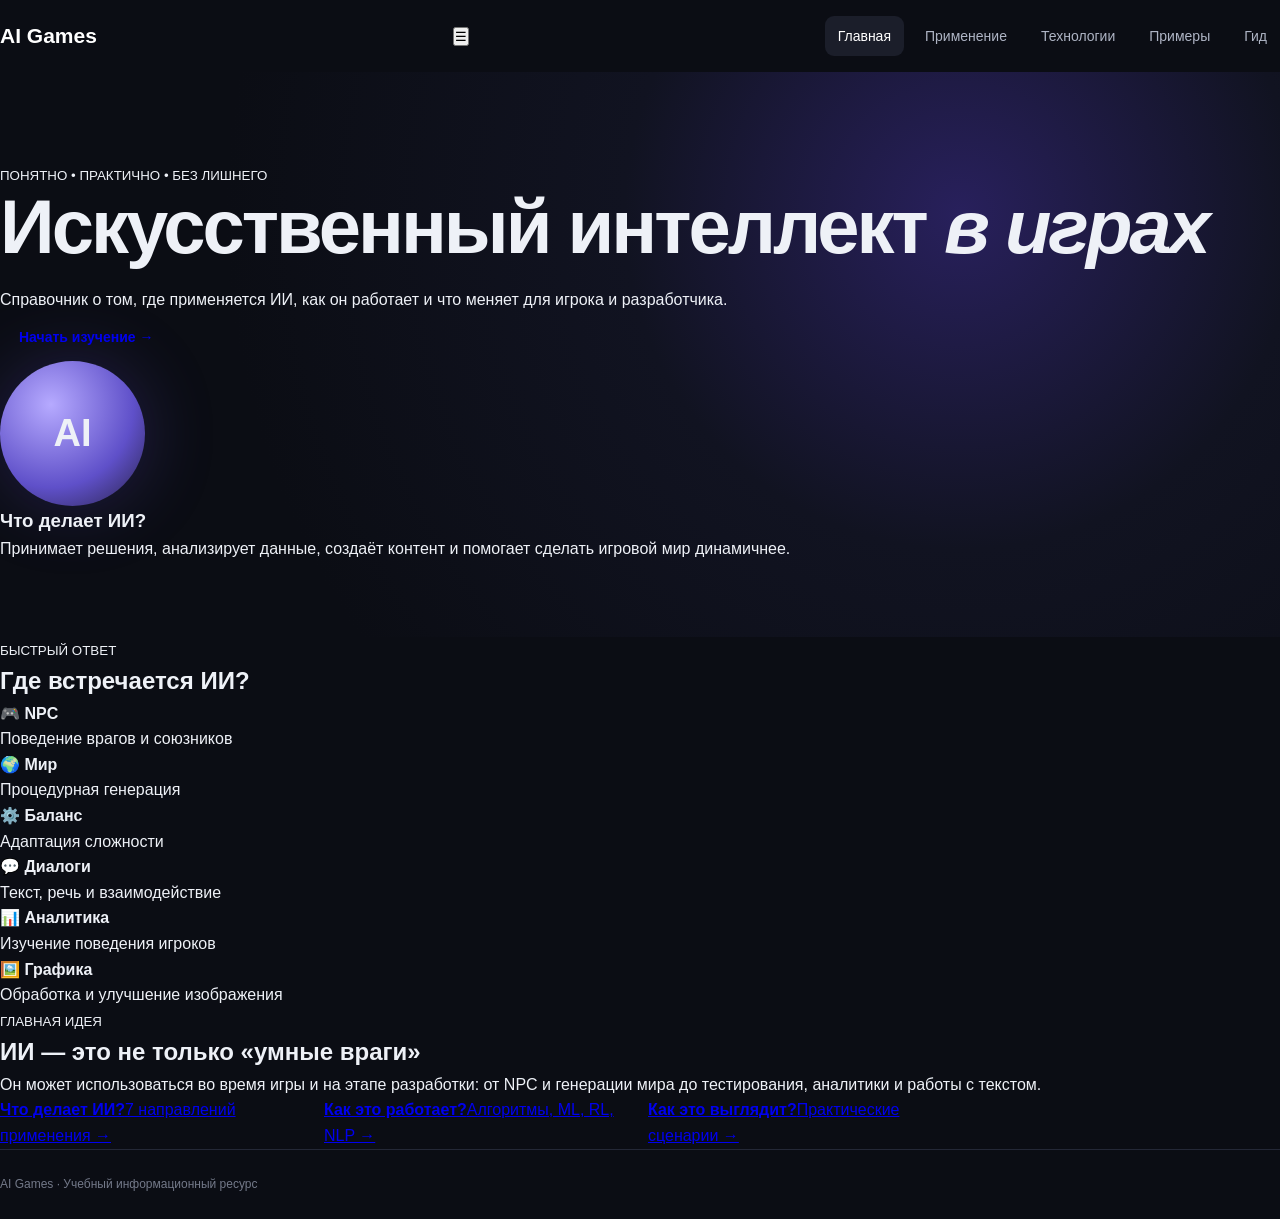
<file: index.html>
<!doctype html><html lang="ru"><head><meta charset="utf-8"><meta name="viewport" content="width=device-width,initial-scale=1"><title>AI Games — ИИ в играх</title><link rel="stylesheet" href="style.css"></head><body>
<header><div class="nav"><a class="logo" href="index.html"><b>AI</b> Games</a><button class="menu">☰</button><nav><a class="active" href="index.html">Главная</a><a href="applications.html">Применение</a><a href="technology.html">Технологии</a><a href="examples.html">Примеры</a><a href="guide.html">Гид</a></nav></div></header>
<main><section class="hero"><div><small>ПОНЯТНО • ПРАКТИЧНО • БЕЗ ЛИШНЕГО</small><h1>Искусственный интеллект <em>в играх</em></h1><p>Справочник о том, где применяется ИИ, как он работает и что меняет для игрока и разработчика.</p><a class="btn" href="applications.html">Начать изучение →</a></div><aside><div class="orb">AI</div><h3>Что делает ИИ?</h3><p>Принимает решения, анализирует данные, создаёт контент и помогает сделать игровой мир динамичнее.</p></aside></section>
<section><small>БЫСТРЫЙ ОТВЕТ</small><h2>Где встречается ИИ?</h2><div class="grid six"><article>🎮 <b>NPC</b><p>Поведение врагов и союзников</p></article><article>🌍 <b>Мир</b><p>Процедурная генерация</p></article><article>⚙️ <b>Баланс</b><p>Адаптация сложности</p></article><article>💬 <b>Диалоги</b><p>Текст, речь и взаимодействие</p></article><article>📊 <b>Аналитика</b><p>Изучение поведения игроков</p></article><article>🖼️ <b>Графика</b><p>Обработка и улучшение изображения</p></article></div></section>
<section class="dark"><small>ГЛАВНАЯ ИДЕЯ</small><h2>ИИ — это не только «умные враги»</h2><p class="wide">Он может использоваться во время игры и на этапе разработки: от NPC и генерации мира до тестирования, аналитики и работы с текстом.</p><div class="cards"><a href="applications.html"><b>Что делает ИИ?</b><span>7 направлений применения →</span></a><a href="technology.html"><b>Как это работает?</b><span>Алгоритмы, ML, RL, NLP →</span></a><a href="examples.html"><b>Как это выглядит?</b><span>Практические сценарии →</span></a></div></section></main>
<footer>AI Games · Учебный информационный ресурс</footer><script src="script.js"></script></body></html>
</file>
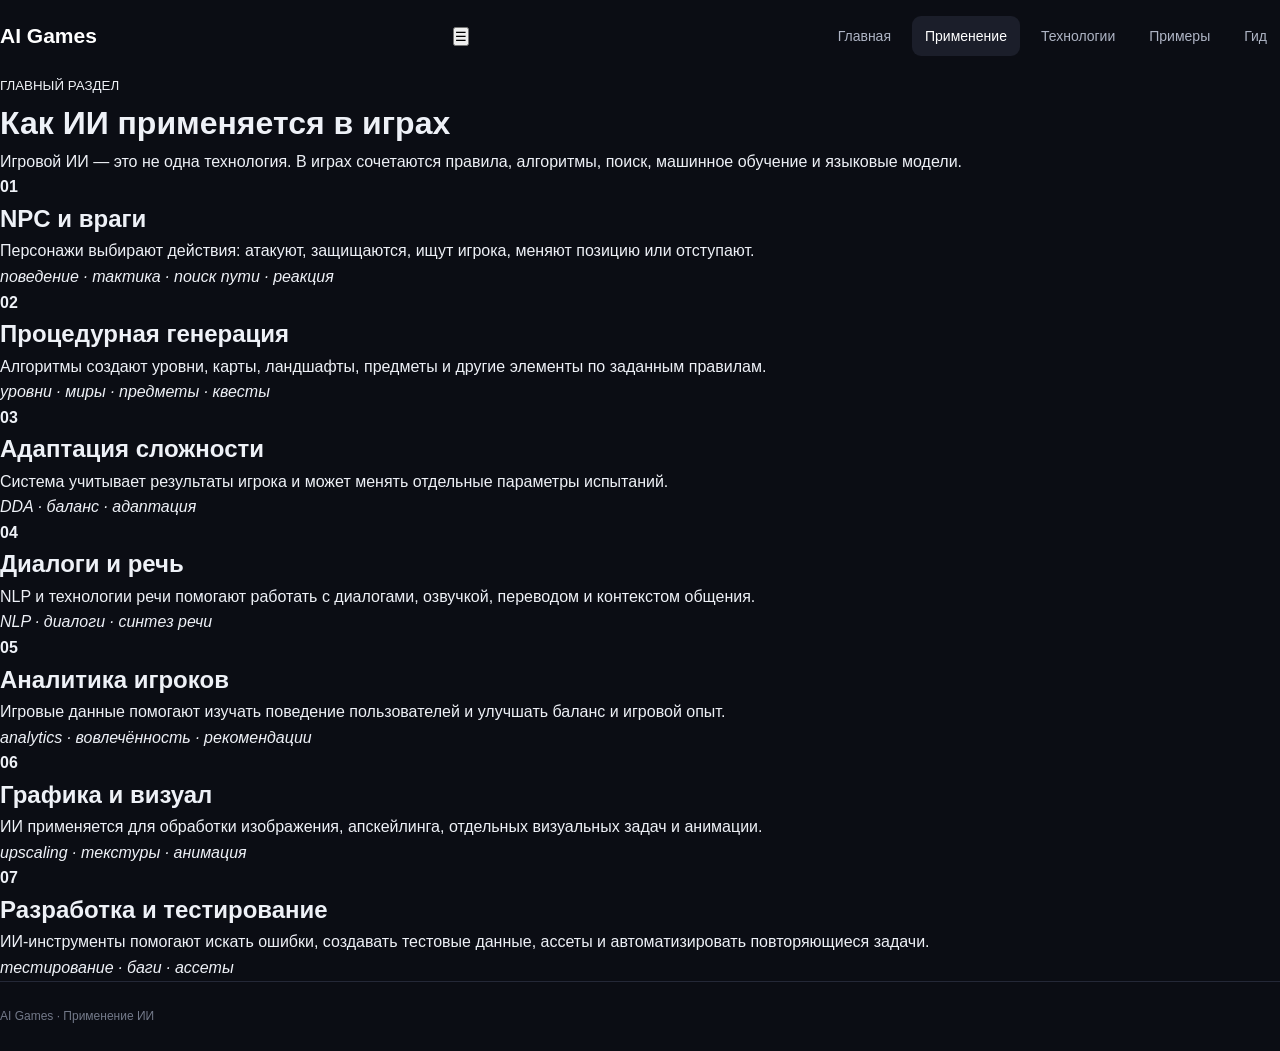
<file: applications.html>
<!doctype html><html lang="ru"><head><meta charset="utf-8"><meta name="viewport" content="width=device-width,initial-scale=1"><title>Применение — AI Games</title><link rel="stylesheet" href="style.css"></head><body><header><div class="nav"><a class="logo" href="index.html"><b>AI</b> Games</a><button class="menu">☰</button><nav><a href="index.html">Главная</a><a class="active" href="applications.html">Применение</a><a href="technology.html">Технологии</a><a href="examples.html">Примеры</a><a href="guide.html">Гид</a></nav></div></header><main><div class="page"><small>ГЛАВНЫЙ РАЗДЕЛ</small><h1>Как ИИ применяется в играх</h1><p>Игровой ИИ — это не одна технология. В играх сочетаются правила, алгоритмы, поиск, машинное обучение и языковые модели.</p></div><section><div class="list">
<article><b>01</b><div><h2>NPC и враги</h2><p>Персонажи выбирают действия: атакуют, защищаются, ищут игрока, меняют позицию или отступают.</p><i>поведение · тактика · поиск пути · реакция</i></div></article>
<article><b>02</b><div><h2>Процедурная генерация</h2><p>Алгоритмы создают уровни, карты, ландшафты, предметы и другие элементы по заданным правилам.</p><i>уровни · миры · предметы · квесты</i></div></article>
<article><b>03</b><div><h2>Адаптация сложности</h2><p>Система учитывает результаты игрока и может менять отдельные параметры испытаний.</p><i>DDA · баланс · адаптация</i></div></article>
<article><b>04</b><div><h2>Диалоги и речь</h2><p>NLP и технологии речи помогают работать с диалогами, озвучкой, переводом и контекстом общения.</p><i>NLP · диалоги · синтез речи</i></div></article>
<article><b>05</b><div><h2>Аналитика игроков</h2><p>Игровые данные помогают изучать поведение пользователей и улучшать баланс и игровой опыт.</p><i>analytics · вовлечённость · рекомендации</i></div></article>
<article><b>06</b><div><h2>Графика и визуал</h2><p>ИИ применяется для обработки изображения, апскейлинга, отдельных визуальных задач и анимации.</p><i>upscaling · текстуры · анимация</i></div></article>
<article><b>07</b><div><h2>Разработка и тестирование</h2><p>ИИ-инструменты помогают искать ошибки, создавать тестовые данные, ассеты и автоматизировать повторяющиеся задачи.</p><i>тестирование · баги · ассеты</i></div></article>
</div></section></main><footer>AI Games · Применение ИИ</footer><script src="script.js"></script></body></html>
</file>
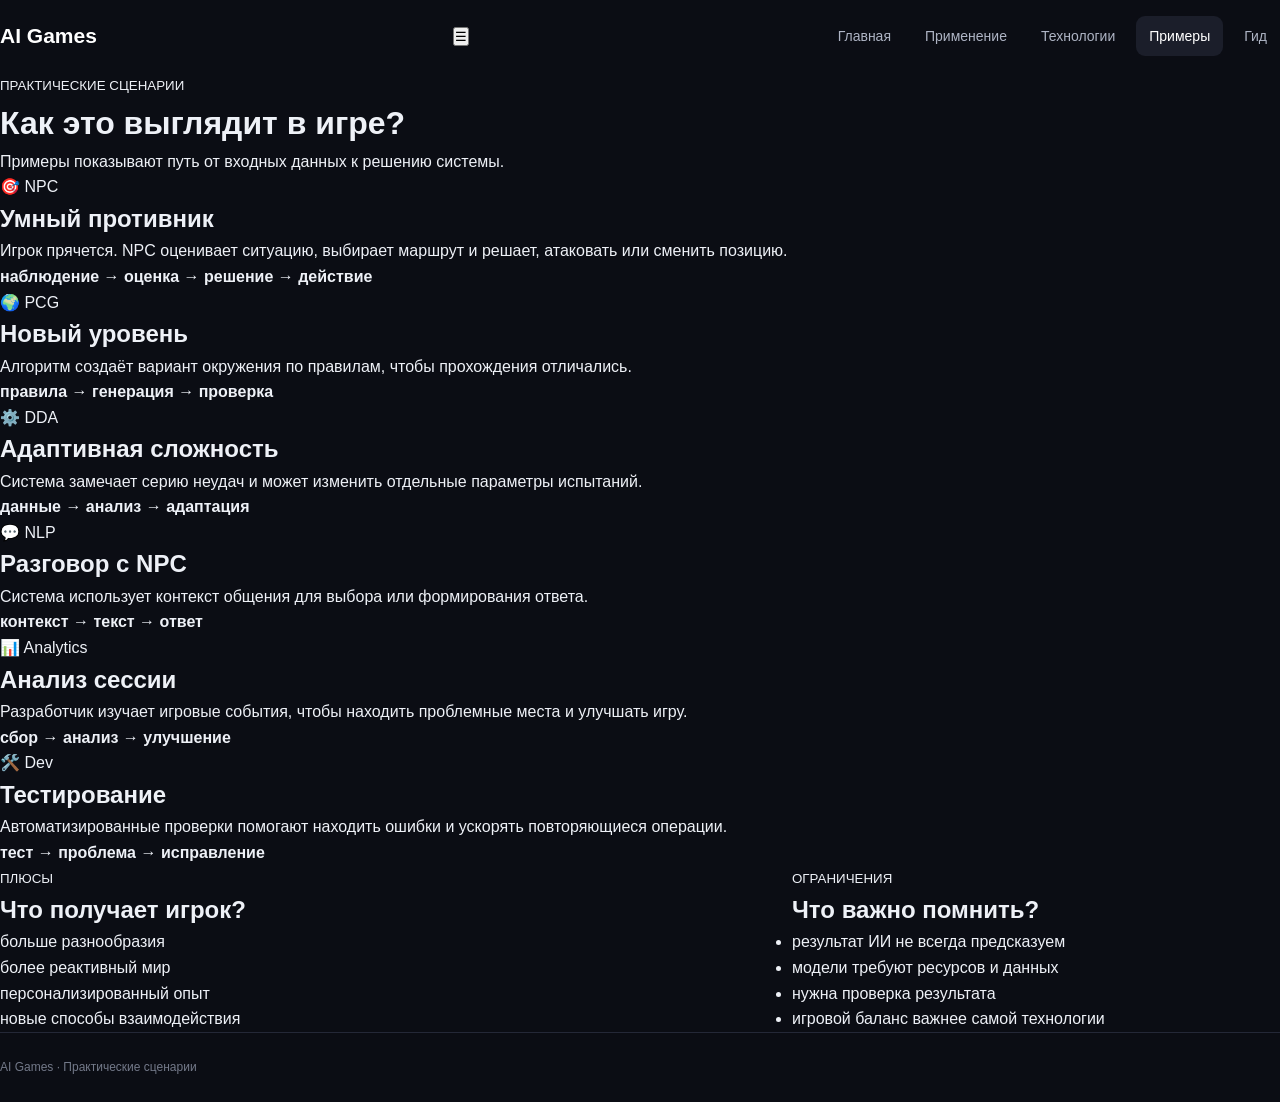
<file: examples.html>
<!doctype html><html lang="ru"><head><meta charset="utf-8"><meta name="viewport" content="width=device-width,initial-scale=1"><title>Примеры — AI Games</title><link rel="stylesheet" href="style.css"></head><body><header><div class="nav"><a class="logo" href="index.html"><b>AI</b> Games</a><button class="menu">☰</button><nav><a href="index.html">Главная</a><a href="applications.html">Применение</a><a href="technology.html">Технологии</a><a class="active" href="examples.html">Примеры</a><a href="guide.html">Гид</a></nav></div></header><main><div class="page"><small>ПРАКТИЧЕСКИЕ СЦЕНАРИИ</small><h1>Как это выглядит в игре?</h1><p>Примеры показывают путь от входных данных к решению системы.</p></div><section><div class="grid two"><article><span>🎯 NPC</span><h2>Умный противник</h2><p>Игрок прячется. NPC оценивает ситуацию, выбирает маршрут и решает, атаковать или сменить позицию.</p><strong>наблюдение → оценка → решение → действие</strong></article><article><span>🌍 PCG</span><h2>Новый уровень</h2><p>Алгоритм создаёт вариант окружения по правилам, чтобы прохождения отличались.</p><strong>правила → генерация → проверка</strong></article><article><span>⚙️ DDA</span><h2>Адаптивная сложность</h2><p>Система замечает серию неудач и может изменить отдельные параметры испытаний.</p><strong>данные → анализ → адаптация</strong></article><article><span>💬 NLP</span><h2>Разговор с NPC</h2><p>Система использует контекст общения для выбора или формирования ответа.</p><strong>контекст → текст → ответ</strong></article><article><span>📊 Analytics</span><h2>Анализ сессии</h2><p>Разработчик изучает игровые события, чтобы находить проблемные места и улучшать игру.</p><strong>сбор → анализ → улучшение</strong></article><article><span>🛠️ Dev</span><h2>Тестирование</h2><p>Автоматизированные проверки помогают находить ошибки и ускорять повторяющиеся операции.</p><strong>тест → проблема → исправление</strong></article></div></section><section class="dark"><div class="split"><div><small>ПЛЮСЫ</small><h2>Что получает игрок?</h2><ul><li>больше разнообразия</li><li>более реактивный мир</li><li>персонализированный опыт</li><li>новые способы взаимодействия</li></ul></div><div><small>ОГРАНИЧЕНИЯ</small><h2>Что важно помнить?</h2><ul><li>результат ИИ не всегда предсказуем</li><li>модели требуют ресурсов и данных</li><li>нужна проверка результата</li><li>игровой баланс важнее самой технологии</li></ul></div></div></section></main><footer>AI Games · Практические сценарии</footer><script src="script.js"></script></body></html>
</file>
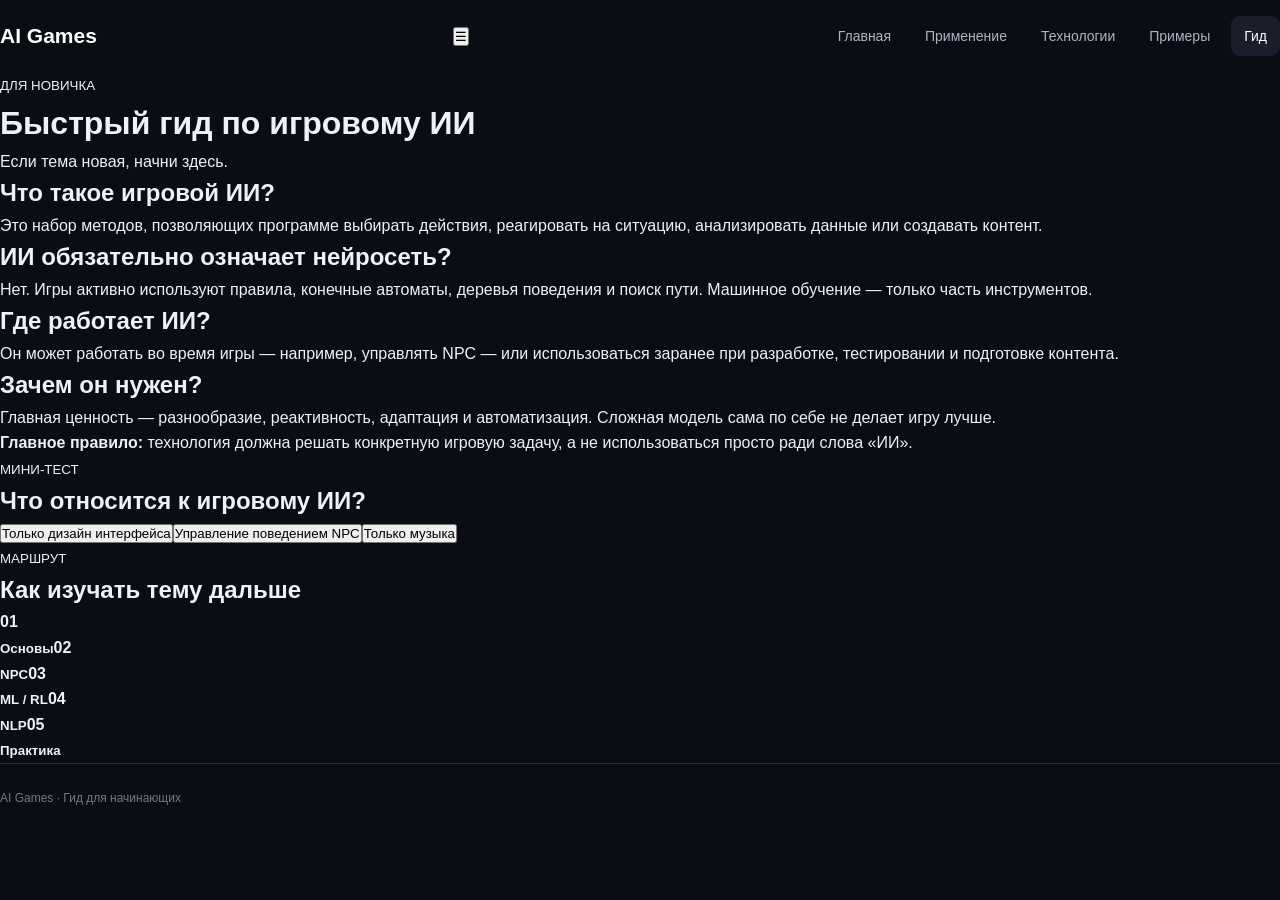
<file: guide.html>
<!doctype html><html lang="ru"><head><meta charset="utf-8"><meta name="viewport" content="width=device-width,initial-scale=1"><title>Гид — AI Games</title><link rel="stylesheet" href="style.css"></head><body><header><div class="nav"><a class="logo" href="index.html"><b>AI</b> Games</a><button class="menu">☰</button><nav><a href="index.html">Главная</a><a href="applications.html">Применение</a><a href="technology.html">Технологии</a><a href="examples.html">Примеры</a><a class="active" href="guide.html">Гид</a></nav></div></header><main><div class="page"><small>ДЛЯ НОВИЧКА</small><h1>Быстрый гид по игровому ИИ</h1><p>Если тема новая, начни здесь.</p></div><section><div class="guide"><h2>Что такое игровой ИИ?</h2><p>Это набор методов, позволяющих программе выбирать действия, реагировать на ситуацию, анализировать данные или создавать контент.</p><h2>ИИ обязательно означает нейросеть?</h2><p>Нет. Игры активно используют правила, конечные автоматы, деревья поведения и поиск пути. Машинное обучение — только часть инструментов.</p><h2>Где работает ИИ?</h2><p>Он может работать во время игры — например, управлять NPC — или использоваться заранее при разработке, тестировании и подготовке контента.</p><h2>Зачем он нужен?</h2><p>Главная ценность — разнообразие, реактивность, адаптация и автоматизация. Сложная модель сама по себе не делает игру лучше.</p><div class="note"><b>Главное правило:</b> технология должна решать конкретную игровую задачу, а не использоваться просто ради слова «ИИ».</div></div></section><section class="dark"><small>МИНИ-ТЕСТ</small><h2>Что относится к игровому ИИ?</h2><div class="quiz"><button data-ok="0">Только дизайн интерфейса</button><button data-ok="1">Управление поведением NPC</button><button data-ok="0">Только музыка</button></div><p id="result"></p></section><section><small>МАРШРУТ</small><h2>Как изучать тему дальше</h2><div class="road"><b>01<br><small>Основы</small></b><b>02<br><small>NPC</small></b><b>03<br><small>ML / RL</small></b><b>04<br><small>NLP</small></b><b>05<br><small>Практика</small></b></div></section></main><footer>AI Games · Гид для начинающих</footer><script src="script.js"></script></body></html>
</file>
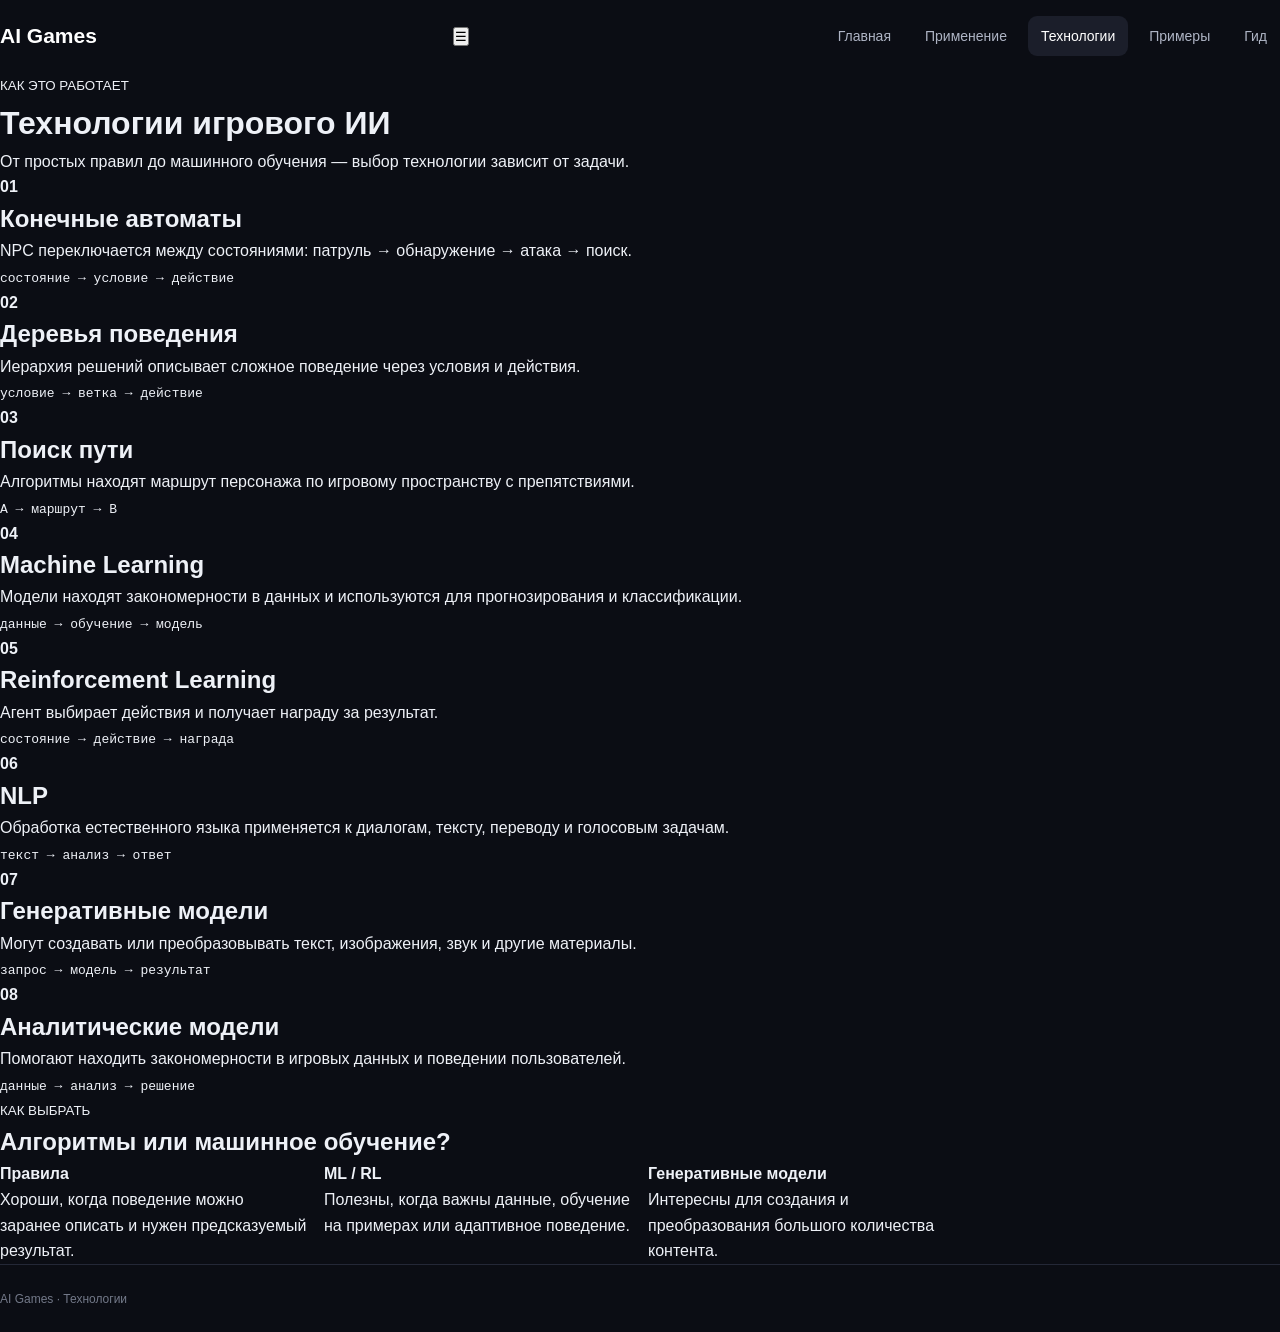
<file: technology.html>
<!doctype html><html lang="ru"><head><meta charset="utf-8"><meta name="viewport" content="width=device-width,initial-scale=1"><title>Технологии — AI Games</title><link rel="stylesheet" href="style.css"></head><body><header><div class="nav"><a class="logo" href="index.html"><b>AI</b> Games</a><button class="menu">☰</button><nav><a href="index.html">Главная</a><a href="applications.html">Применение</a><a class="active" href="technology.html">Технологии</a><a href="examples.html">Примеры</a><a href="guide.html">Гид</a></nav></div></header><main><div class="page"><small>КАК ЭТО РАБОТАЕТ</small><h1>Технологии игрового ИИ</h1><p>От простых правил до машинного обучения — выбор технологии зависит от задачи.</p></div><section><div class="grid two"><article><b>01</b><h2>Конечные автоматы</h2><p>NPC переключается между состояниями: патруль → обнаружение → атака → поиск.</p><code>состояние → условие → действие</code></article><article><b>02</b><h2>Деревья поведения</h2><p>Иерархия решений описывает сложное поведение через условия и действия.</p><code>условие → ветка → действие</code></article><article><b>03</b><h2>Поиск пути</h2><p>Алгоритмы находят маршрут персонажа по игровому пространству с препятствиями.</p><code>A → маршрут → B</code></article><article><b>04</b><h2>Machine Learning</h2><p>Модели находят закономерности в данных и используются для прогнозирования и классификации.</p><code>данные → обучение → модель</code></article><article><b>05</b><h2>Reinforcement Learning</h2><p>Агент выбирает действия и получает награду за результат.</p><code>состояние → действие → награда</code></article><article><b>06</b><h2>NLP</h2><p>Обработка естественного языка применяется к диалогам, тексту, переводу и голосовым задачам.</p><code>текст → анализ → ответ</code></article><article><b>07</b><h2>Генеративные модели</h2><p>Могут создавать или преобразовывать текст, изображения, звук и другие материалы.</p><code>запрос → модель → результат</code></article><article><b>08</b><h2>Аналитические модели</h2><p>Помогают находить закономерности в игровых данных и поведении пользователей.</p><code>данные → анализ → решение</code></article></div></section><section class="dark"><small>КАК ВЫБРАТЬ</small><h2>Алгоритмы или машинное обучение?</h2><div class="cards"><div><b>Правила</b><p>Хороши, когда поведение можно заранее описать и нужен предсказуемый результат.</p></div><div><b>ML / RL</b><p>Полезны, когда важны данные, обучение на примерах или адаптивное поведение.</p></div><div><b>Генеративные модели</b><p>Интересны для создания и преобразования большого количества контента.</p></div></div></section></main><footer>AI Games · Технологии</footer><script src="script.js"></script></body></html>
</file>
<file: style.css>
*{box-sizing:border-box;margin:0;padding:0}html{scroll-behavior:smooth}body{font-family:Inter,Segoe UI,Arial,sans-serif;background:#0b0d14;color:#eef1f7;line-height:1.6}.container{width:min(1120px,92%);margin:auto}.header{position:sticky;top:0;z-index:20;background:rgba(11,13,20,.92);backdrop-filter:blur(14px);border-bottom:1px solid #242837}.nav{min-height:72px;display:flex;align-items:center;justify-content:space-between;gap:24px}.logo{font-size:21px;font-weight:800;color:#fff;text-decoration:none}.logo span{color:#8d7aff}nav{display:flex;gap:8px}nav a{color:#aeb4c4;text-decoration:none;padding:9px 13px;border-radius:9px;font-size:14px}nav a:hover,nav a.active{background:#1b1e2a;color:#fff}.menu-btn{display:none;background:none;border:0;color:white;font-size:27px}.hero{padding:90px 0 75px;background:radial-gradient(circle at 75% 25%,#28205c 0,#111321 32%,#0b0d14 70%)}.hero-grid{display:grid;grid-template-columns:1.25fr .75fr;gap:60px;align-items:center}.eyebrow{color:#9a8cff;text-transform:uppercase;letter-spacing:2px;font-size:12px;font-weight:800;margin-bottom:12px}.hero h1{font-size:clamp(42px,7vw,76px);line-height:1.02;letter-spacing:-3px;margin-bottom:22px}.hero h1 span{color:#9a8cff}.lead{font-size:19px;color:#b8bdca;max-width:680px}.hero-actions{display:flex;gap:12px;margin-top:30px;flex-wrap:wrap}.btn{display:inline-block;text-decoration:none;padding:13px 19px;border-radius:10px;font-weight:700;font-size:14px}.primary{background:#8d7aff;color:#0b0d14}.secondary{border:1px solid #3a3f50;color:#eef1f7}.hero-card{min-height:360px;border:1px solid #303548;border-radius:24px;background:linear-gradient(145deg,#171a27,#0f1119);display:flex;flex-direction:column;justify-content:center;align-items:center;gap:18px;box-shadow:0 25px 80px rgba(0,0,0,.25)}.orb{width:145px;height:145px;border-radius:50%;display:grid;place-items:center;font-size:38px;font-weight:900;background:radial-gradient(circle at 35% 30%,#b6aaff,#5f50c9 60%,#272143);box-shadow:0 0 70px #6454d444}.mini-stat{display:flex;gap:12px;align-items:center;color:#aeb4c4}.mini-stat strong{font-size:25px;color:#fff}.section{padding:80px 0}.section.light{background:#f4f5f8;color:#11131a}.section.dark{background:#121522}.section-head{display:flex;justify-content:space-between;gap:30px;align-items:end;margin-bottom:32px}.section-head p{max-width:450px;color:#8f95a5}.section h2,.page-hero h1{font-size:clamp(30px,5vw,48px);line-height:1.1;letter-spacing:-1.5px}.cards{display:grid;grid-template-columns:repeat(4,1fr);gap:16px}.card{background:#121521;border:1px solid #282d3c;border-radius:16px;padding:25px;transition:.2s}.card:hover{transform:translateY(-4px);border-color:#6255b9}.card .icon{display:inline-grid;place-items:center;background:#211e3b;color:#a99eff;border-radius:9px;padding:7px 10px;font-size:12px;font-weight:800;margin-bottom:16px}.card h3{margin-bottom:8px}.card p{color:#969cac;font-size:14px;margin-bottom:14px}.card a{color:#a99eff;text-decoration:none;font-size:13px;font-weight:700}.split{display:grid;grid-template-columns:1.2fr .8fr;gap:60px;align-items:center}.split p:not(.eyebrow){color:#aeb4c4;margin-top:16px}.text-link{display:inline-block;color:#a99eff;margin-top:25px;text-decoration:none;font-weight:700}.quote-box{border:1px solid #323749;border-radius:18px;padding:30px;text-align:center}.quote-box span{color:#9a8cff;font-weight:800}.quote-box p{color:#fff!important;font-weight:700;margin:7px 0!important}.quote-box b{color:#555c6f}.page-hero{padding:75px 0 55px;background:linear-gradient(180deg,#171a29,#0b0d14)}.page-hero p:last-child{color:#9ca2b2;max-width:760px;margin-top:18px}.area-list{display:grid;gap:18px}.area{display:grid;grid-template-columns:80px 1fr;gap:25px;padding:28px;border:1px solid #292e3e;background:#121521;border-radius:16px}.number{font-size:26px;font-weight:900;color:#7467e8}.area h2{font-size:27px;margin-bottom:8px}.area p{color:#9ea5b5}.tags{display:flex;flex-wrap:wrap;gap:8px;margin-top:16px}.tags span{border:1px solid #34394a;border-radius:999px;padding:6px 10px;color:#aeb4c4;font-size:12px;background:#171a24}.examples-grid{display:grid;grid-template-columns:repeat(2,1fr);gap:18px}.example-card{border:1px solid #292e3e;background:#121521;border-radius:17px;padding:28px}.example-card>span{display:inline-block;background:#211e3b;color:#a99eff;border-radius:9px;padding:7px 10px;font-size:11px;font-weight:800;margin-bottom:14px}.example-card h2{margin-bottom:10px}.example-card p{color:#9ea5b5}.flow{margin-top:20px;color:#a99eff;font-size:13px;font-weight:800}.map-section{display:grid;grid-template-columns:.7fr 1.3fr;gap:45px;align-items:center}.map-section p:not(.eyebrow){color:#555b68;margin-top:15px}.map-section img{width:100%;border-radius:14px;border:1px solid #dfe1e6}.about-grid{display:grid;grid-template-columns:1.2fr .8fr;gap:50px}.about-grid h2{margin-bottom:10px;margin-top:25px}.about-grid h2:first-child{margin-top:0}.about-grid p{color:#9ea5b5}.info-box{border:1px solid #303548;border-radius:17px;background:#121521;padding:30px;height:max-content}.info-box h3{margin-bottom:15px}.info-box li{color:#a6acba;margin:9px 0}.future{display:grid;grid-template-columns:repeat(3,1fr);gap:15px;margin-top:30px}.future div{border:1px solid #303548;border-radius:15px;padding:22px}.future b{color:#9a8cff}.future p{color:#aeb4c4;margin-top:10px}footer{border-top:1px solid #242837;padding:25px 0;color:#737989;font-size:12px}.footer-inner{display:flex;justify-content:space-between;gap:20px}@media(max-width:900px){.cards{grid-template-columns:repeat(2,1fr)}}@media(max-width:800px){nav{display:none;position:absolute;top:72px;left:0;right:0;background:#0b0d14;border-bottom:1px solid #242837;padding:12px 4%;flex-direction:column}.nav.open nav{display:flex}.menu-btn{display:block}.hero{padding:65px 0}.hero-grid,.split,.about-grid,.map-section{grid-template-columns:1fr}.hero-card{min-height:260px}.cards,.examples-grid,.future{grid-template-columns:1fr}.section{padding:60px 0}.section-head{display:block}.section-head>p{margin-top:14px}.area{grid-template-columns:55px 1fr;padding:22px}.area h2{font-size:23px}.footer-inner{display:block}.footer-inner span{display:block;margin:4px 0}}
</file>
